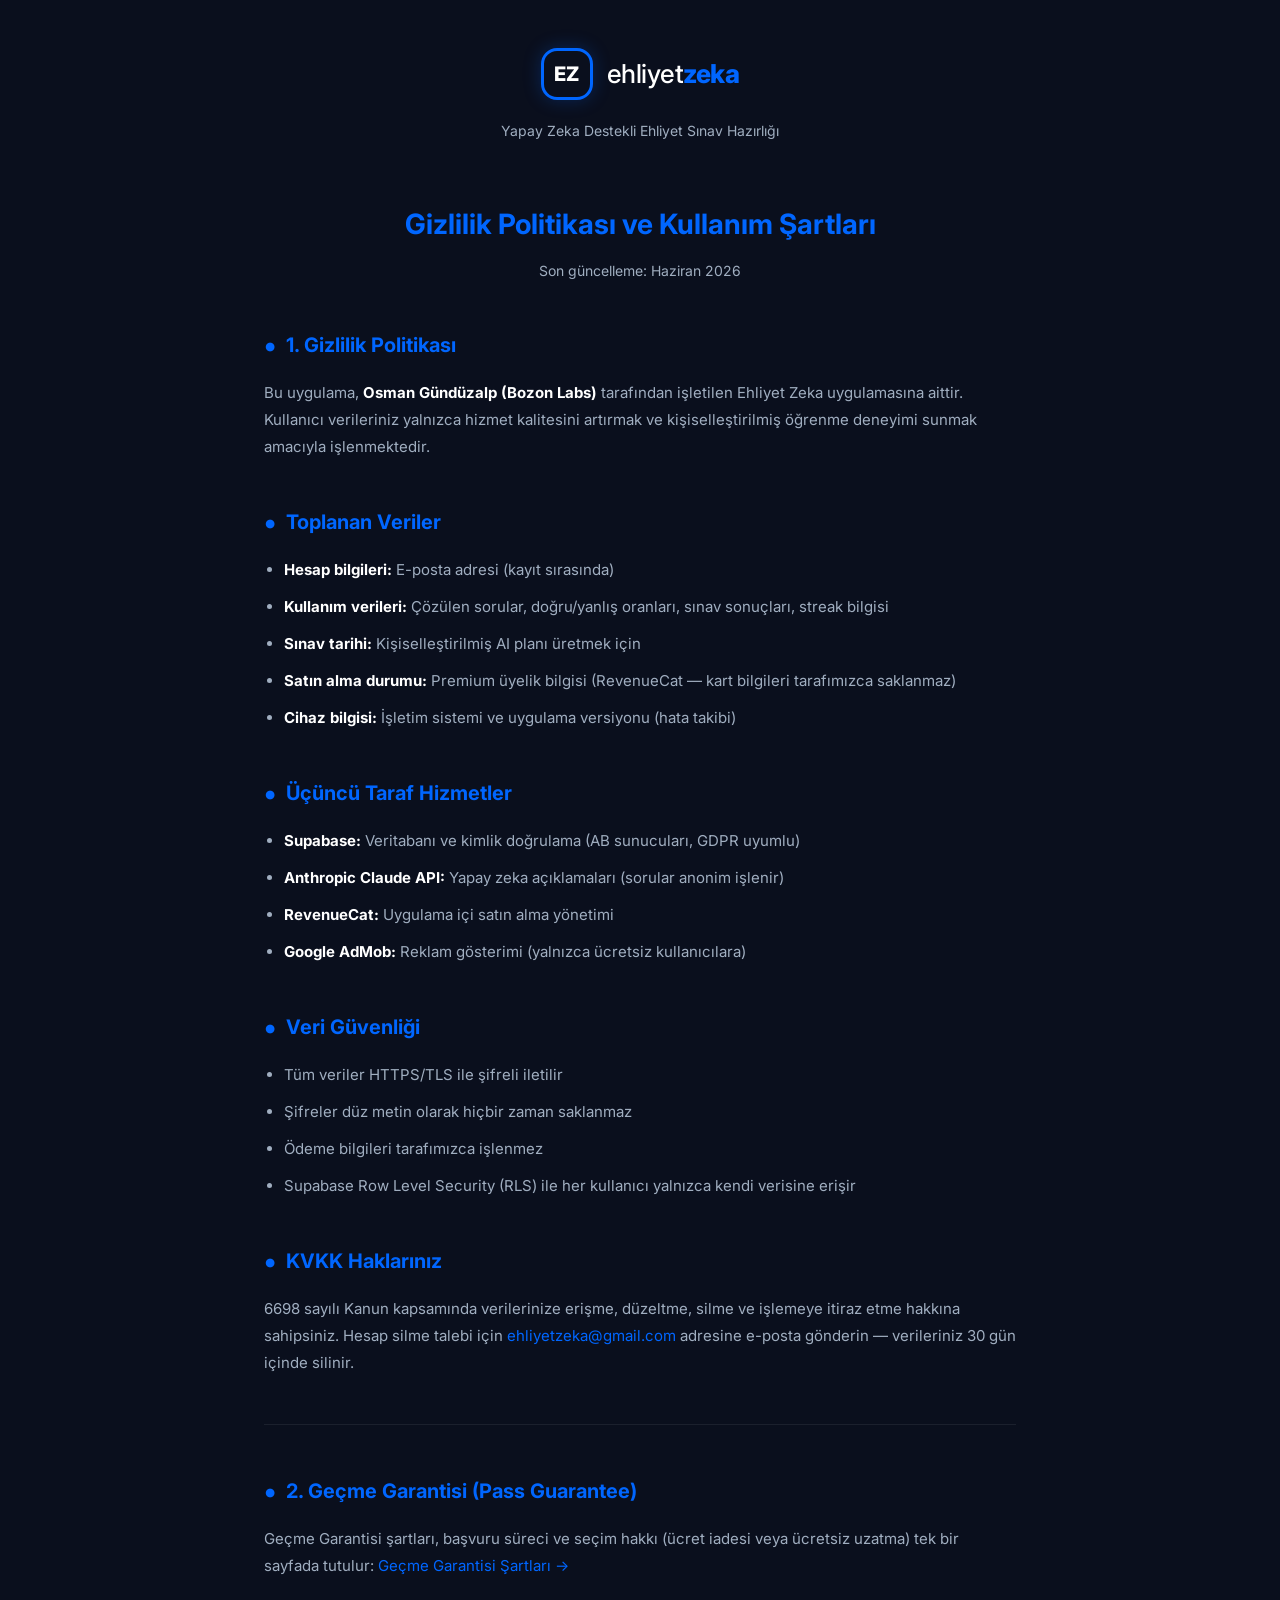
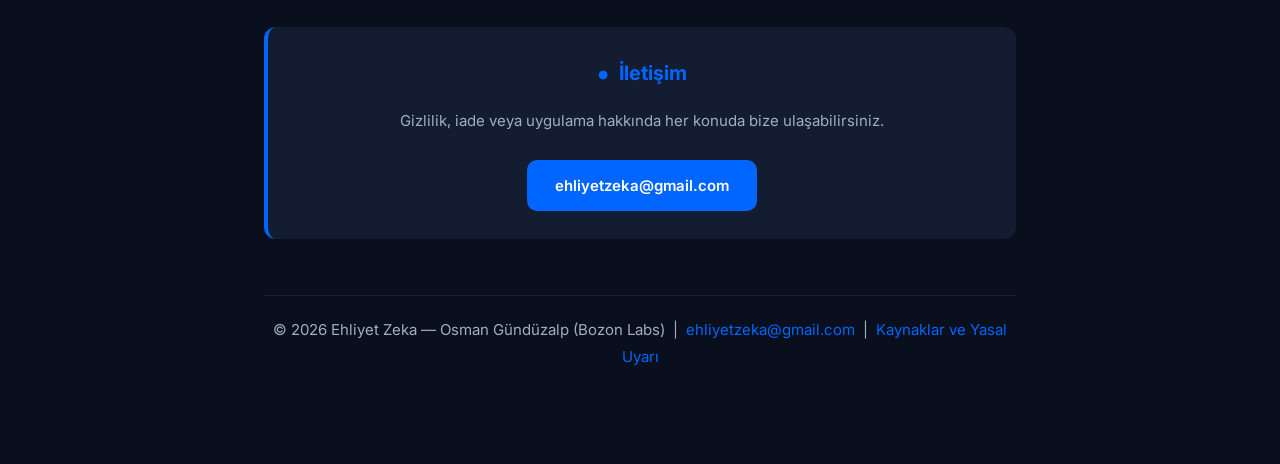
<file: index.html>
<!DOCTYPE html>
<html lang="tr">
<head>
    <meta charset="UTF-8">
    <meta name="viewport" content="width=device-width, initial-scale=1.0">
    <title>Ehliyet Zeka - Gizlilik Politikası ve Kullanım Şartları</title>
    <link href="https://fonts.googleapis.com/css2?family=Inter:wght@400;500;600;700;800&display=swap" rel="stylesheet">
    <style>
        :root {
            --bg: #0A0F1D;
            --card-bg: #141C32;
            --blue: #0066FF;
            --text: #FFFFFF;
            --muted: #A0AEC0;
            --border: rgba(255,255,255,0.07);
        }
        *, *::before, *::after { box-sizing: border-box; margin: 0; padding: 0; }
        body {
            background: var(--bg);
            color: var(--text);
            font-family: 'Inter', system-ui, sans-serif;
            line-height: 1.8;
            display: flex;
            flex-direction: column;
            align-items: center;
        }
        .container { width: 100%; max-width: 800px; padding: 48px 24px 80px; }

        /* HEADER */
        .brand-header { text-align: center; margin-bottom: 56px; }
        .logo-container { display: inline-flex; align-items: center; justify-content: center; gap: 14px; margin-bottom: 12px; }
        .ez-logo {
            width: 52px; height: 52px;
            border: 3px solid var(--blue);
            border-radius: 16px;
            display: flex; align-items: center; justify-content: center;
            font-weight: 800; font-size: 20px; color: var(--text);
            box-shadow: 0 0 18px rgba(0,102,255,0.25);
        }
        .brand-name { font-size: 26px; font-weight: 500; letter-spacing: -0.5px; }
        .brand-name span { color: var(--blue); font-weight: 800; }
        .brand-sub { color: var(--muted); font-size: 14px; margin-top: 6px; }

        /* SECTION */
        h1 { font-size: 28px; font-weight: 700; color: var(--blue); text-align: center; margin-bottom: 8px; }
        .update-date { text-align: center; color: var(--muted); font-size: 14px; margin-bottom: 40px; }
        h2 {
            font-size: 20px; font-weight: 700; color: var(--blue);
            margin: 44px 0 16px;
            display: flex; align-items: center; gap: 10px;
        }
        h2::before { content: "•"; font-size: 28px; line-height: 1; }

        p { color: var(--muted); font-size: 15px; margin-bottom: 14px; }
        ul { padding-left: 20px; margin-bottom: 14px; }
        li { color: var(--muted); font-size: 15px; margin-bottom: 10px; }
        strong { color: var(--text); }
        a { color: var(--blue); text-decoration: none; }
        a:hover { text-decoration: underline; }

        /* PREMIUM CARD */
        .premium-card {
            background: var(--card-bg);
            border-left: 4px solid var(--blue);
            border-radius: 12px;
            padding: 32px;
            margin: 32px 0;
            box-shadow: 0 8px 24px rgba(0,0,0,0.25);
        }
        .premium-card h2 { margin-top: 0; }

        /* CONDITION ITEMS */
        .condition {
            background: rgba(0,102,255,0.07);
            border: 1px solid rgba(0,102,255,0.18);
            border-radius: 10px;
            padding: 14px 18px;
            margin-bottom: 10px;
        }
        .condition strong { color: var(--blue); display: block; margin-bottom: 4px; font-size: 14px; }
        .condition span { color: var(--muted); font-size: 14px; }

        /* STEPS */
        .step { display: flex; gap: 14px; margin-bottom: 12px; align-items: flex-start; }
        .step-num {
            width: 28px; height: 28px; min-width: 28px;
            background: var(--blue); border-radius: 8px;
            display: flex; align-items: center; justify-content: center;
            font-size: 13px; font-weight: 700; color: white;
        }
        .step p { margin: 0; font-size: 14px; padding-top: 4px; }

        /* WARNING */
        .warning {
            background: rgba(255,176,32,0.08);
            border: 1px solid rgba(255,176,32,0.25);
            border-radius: 10px;
            padding: 14px 18px;
            margin-top: 16px;
            color: #FFB020;
            font-size: 14px;
        }

        /* DIVIDER */
        hr { border: none; border-top: 1px solid var(--border); margin: 48px 0; }

        /* CONTACT */
        .contact-card {
            background: var(--card-bg);
            border-left: 4px solid var(--blue);
            border-radius: 12px;
            padding: 28px 32px;
            text-align: center;
            margin-top: 48px;
        }
        .contact-card h2 { justify-content: center; margin-top: 0; }
        .contact-btn {
            display: inline-block;
            background: var(--blue);
            color: white;
            font-size: 15px; font-weight: 600;
            padding: 12px 28px;
            border-radius: 10px;
            text-decoration: none;
            margin-top: 12px;
            transition: opacity 0.2s;
        }
        .contact-btn:hover { opacity: 0.85; text-decoration: none; }

        footer {
            text-align: center;
            margin-top: 56px;
            padding-top: 20px;
            border-top: 1px solid var(--border);
            color: var(--muted);
            font-size: 13px;
        }

        @media (max-width: 600px) {
            .premium-card { padding: 22px 18px; }
            h1 { font-size: 22px; }
        }
    </style>
</head>
<body>
<div class="container">

    <header class="brand-header">
        <div class="logo-container">
            <div class="ez-logo">EZ</div>
            <div class="brand-name">ehliyet<span>zeka</span></div>
        </div>
        <div class="brand-sub">Yapay Zeka Destekli Ehliyet Sınav Hazırlığı</div>
    </header>

    <main>
        <h1>Gizlilik Politikası ve Kullanım Şartları</h1>
        <p class="update-date">Son güncelleme: Haziran 2026</p>

        <!-- GİZLİLİK -->
        <section>
            <h2>1. Gizlilik Politikası</h2>
            <p>Bu uygulama, <strong>Osman Gündüzalp (Bozon Labs)</strong> tarafından işletilen Ehliyet Zeka uygulamasına aittir. Kullanıcı verileriniz yalnızca hizmet kalitesini artırmak ve kişiselleştirilmiş öğrenme deneyimi sunmak amacıyla işlenmektedir.</p>

            <h2>Toplanan Veriler</h2>
            <ul>
                <li><strong>Hesap bilgileri:</strong> E-posta adresi (kayıt sırasında)</li>
                <li><strong>Kullanım verileri:</strong> Çözülen sorular, doğru/yanlış oranları, sınav sonuçları, streak bilgisi</li>
                <li><strong>Sınav tarihi:</strong> Kişiselleştirilmiş AI planı üretmek için</li>
                <li><strong>Satın alma durumu:</strong> Premium üyelik bilgisi (RevenueCat — kart bilgileri tarafımızca saklanmaz)</li>
                <li><strong>Cihaz bilgisi:</strong> İşletim sistemi ve uygulama versiyonu (hata takibi)</li>
            </ul>

            <h2>Üçüncü Taraf Hizmetler</h2>
            <ul>
                <li><strong>Supabase:</strong> Veritabanı ve kimlik doğrulama (AB sunucuları, GDPR uyumlu)</li>
                <li><strong>Anthropic Claude API:</strong> Yapay zeka açıklamaları (sorular anonim işlenir)</li>
                <li><strong>RevenueCat:</strong> Uygulama içi satın alma yönetimi</li>
                <li><strong>Google AdMob:</strong> Reklam gösterimi (yalnızca ücretsiz kullanıcılara)</li>
            </ul>

            <h2>Veri Güvenliği</h2>
            <ul>
                <li>Tüm veriler HTTPS/TLS ile şifreli iletilir</li>
                <li>Şifreler düz metin olarak hiçbir zaman saklanmaz</li>
                <li>Ödeme bilgileri tarafımızca işlenmez</li>
                <li>Supabase Row Level Security (RLS) ile her kullanıcı yalnızca kendi verisine erişir</li>
            </ul>

            <h2>KVKK Haklarınız</h2>
            <p>6698 sayılı Kanun kapsamında verilerinize erişme, düzeltme, silme ve işlemeye itiraz etme hakkına sahipsiniz. Hesap silme talebi için <a href="mailto:ehliyetzeka@gmail.com">ehliyetzeka@gmail.com</a> adresine e-posta gönderin — verileriniz 30 gün içinde silinir.</p>
        </section>

        <hr>

        <!-- PASS GUARANTEE — şartların tek kaynağı pg_sartlari.html -->
        <section>
            <h2>2. Geçme Garantisi (Pass Guarantee)</h2>
            <p>Geçme Garantisi şartları, başvuru süreci ve seçim hakkı (ücret iadesi veya ücretsiz uzatma) tek bir sayfada tutulur: <a href="pg_sartlari.html">Geçme Garantisi Şartları →</a></p>
        </section>

        <!-- İLETİŞİM -->
        <div class="contact-card">
            <h2>İletişim</h2>
            <p style="color: var(--muted); font-size:15px;">Gizlilik, iade veya uygulama hakkında her konuda bize ulaşabilirsiniz.</p>
            <a href="mailto:ehliyetzeka@gmail.com" class="contact-btn">ehliyetzeka@gmail.com</a>
        </div>
    </main>

    <footer>
        <p>© 2026 Ehliyet Zeka — Osman Gündüzalp (Bozon Labs) &nbsp;|&nbsp; <a href="mailto:ehliyetzeka@gmail.com">ehliyetzeka@gmail.com</a> &nbsp;|&nbsp; <a href="kaynaklar.html">Kaynaklar ve Yasal Uyarı</a></p>
    </footer>

</div>
</body>
</html>
</file>
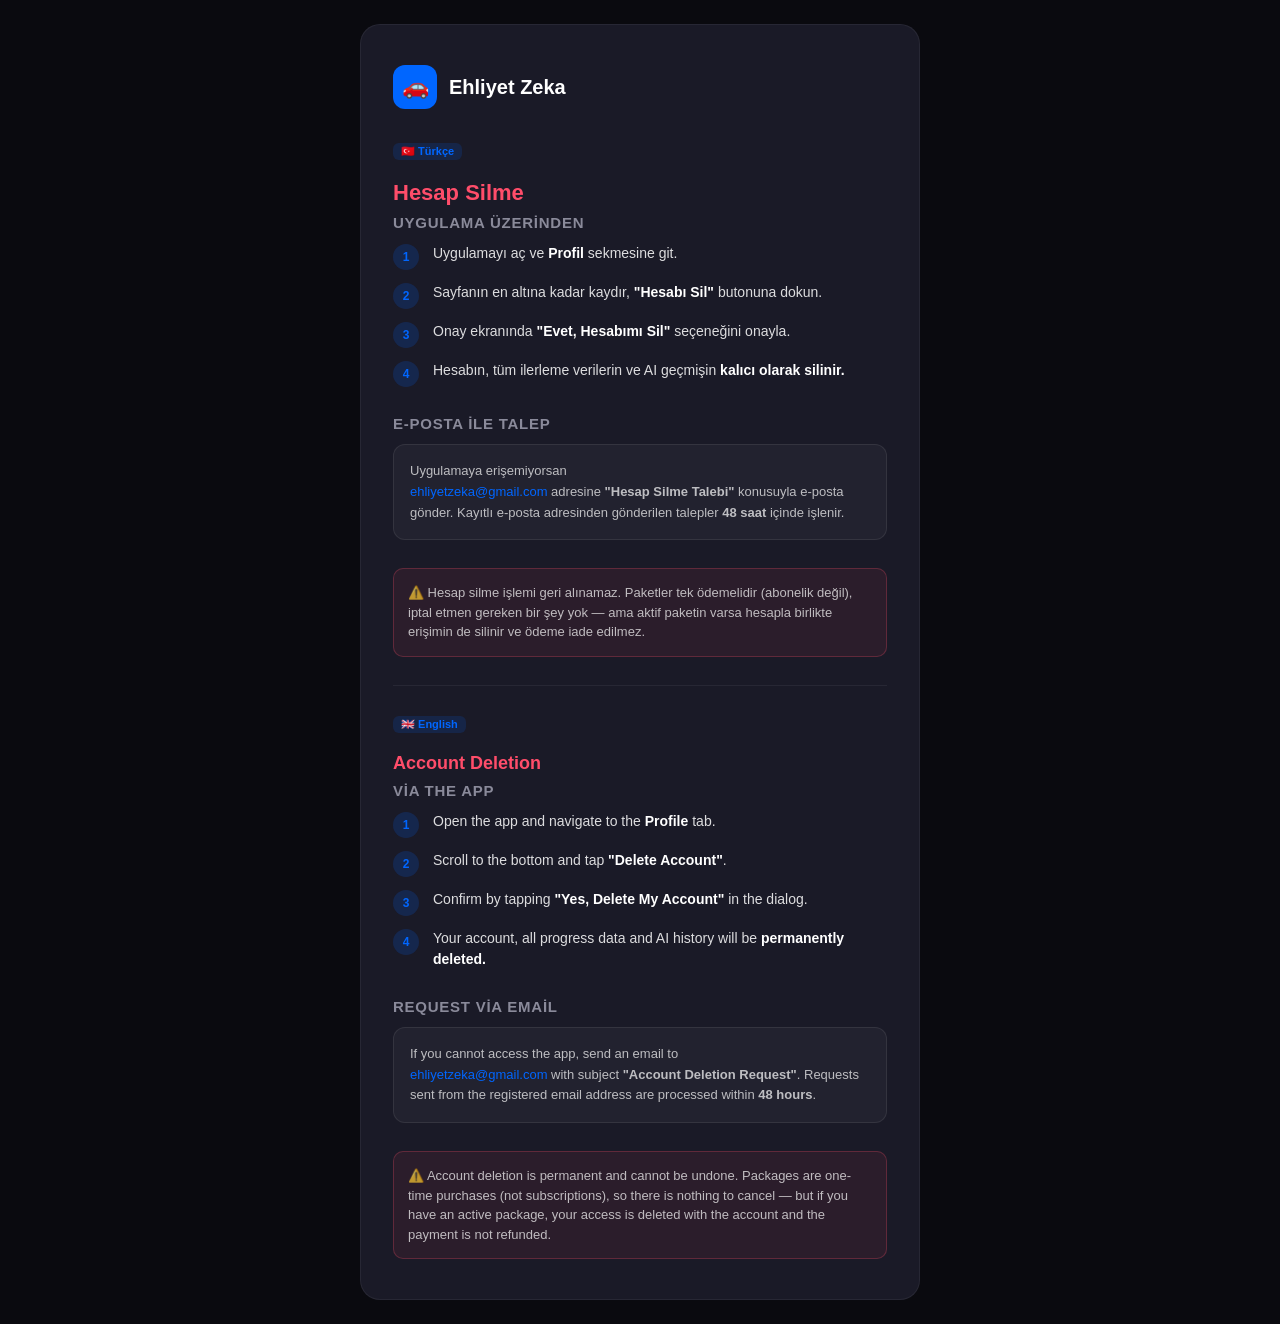
<file: delete_account.html>
<!DOCTYPE html>
<html lang="tr">
<head>
  <meta charset="UTF-8">
  <meta name="viewport" content="width=device-width, initial-scale=1.0">
  <title>Hesap Silme | Ehliyet Zeka</title>
  <style>
    * { box-sizing: border-box; margin: 0; padding: 0; }
    body {
      font-family: -apple-system, BlinkMacSystemFont, 'Segoe UI', Roboto, sans-serif;
      background: #0A0A0F;
      color: #FFFFFF;
      min-height: 100vh;
      display: flex;
      align-items: center;
      justify-content: center;
      padding: 24px;
    }
    .card {
      background: #1A1A27;
      border-radius: 20px;
      padding: 40px 32px;
      max-width: 560px;
      width: 100%;
      border: 1px solid rgba(255,255,255,0.06);
    }
    .logo {
      display: flex;
      align-items: center;
      gap: 12px;
      margin-bottom: 32px;
    }
    .logo-icon {
      width: 44px;
      height: 44px;
      background: #0066FF;
      border-radius: 12px;
      display: flex;
      align-items: center;
      justify-content: center;
      font-size: 22px;
    }
    .logo-text {
      font-size: 20px;
      font-weight: 700;
      color: #FFFFFF;
    }
    h1 {
      font-size: 22px;
      font-weight: 700;
      color: #FF4D6A;
      margin-bottom: 8px;
    }
    .lang-badge {
      display: inline-block;
      background: rgba(0,102,255,0.15);
      color: #0066FF;
      border-radius: 6px;
      padding: 2px 8px;
      font-size: 11px;
      font-weight: 600;
      margin-bottom: 20px;
    }
    .section { margin-bottom: 28px; }
    h2 {
      font-size: 15px;
      font-weight: 600;
      color: #8A8A9A;
      text-transform: uppercase;
      letter-spacing: 0.05em;
      margin-bottom: 12px;
    }
    .step {
      display: flex;
      align-items: flex-start;
      gap: 14px;
      margin-bottom: 12px;
    }
    .step-num {
      width: 26px;
      height: 26px;
      border-radius: 50%;
      background: rgba(0,102,255,0.18);
      color: #0066FF;
      font-size: 12px;
      font-weight: 700;
      display: flex;
      align-items: center;
      justify-content: center;
      flex-shrink: 0;
      margin-top: 1px;
    }
    .step p {
      font-size: 14px;
      color: rgba(255,255,255,0.85);
      line-height: 1.5;
    }
    .step strong { color: #FFFFFF; }
    .alt-method {
      background: rgba(255,255,255,0.04);
      border: 1px solid rgba(255,255,255,0.08);
      border-radius: 12px;
      padding: 16px;
    }
    .alt-method p {
      font-size: 13px;
      color: rgba(255,255,255,0.7);
      line-height: 1.6;
    }
    .alt-method a {
      color: #0066FF;
      text-decoration: none;
    }
    .alt-method a:hover { text-decoration: underline; }
    .warning {
      background: rgba(255,77,106,0.08);
      border: 1px solid rgba(255,77,106,0.25);
      border-radius: 10px;
      padding: 14px;
      font-size: 13px;
      color: rgba(255,255,255,0.7);
      line-height: 1.5;
      margin-top: 20px;
    }
    .divider {
      border: none;
      border-top: 1px solid rgba(255,255,255,0.06);
      margin: 28px 0;
    }
    /* English section */
    .en h1 { font-size: 18px; }
  </style>
</head>
<body>
  <div class="card">
    <div class="logo">
      <div class="logo-icon">🚗</div>
      <div class="logo-text">Ehliyet Zeka</div>
    </div>

    <!-- TÜRKÇE -->
    <span class="lang-badge">🇹🇷 Türkçe</span>
    <h1>Hesap Silme</h1>

    <div class="section">
      <h2>Uygulama Üzerinden</h2>
      <div class="step">
        <div class="step-num">1</div>
        <p>Uygulamayı aç ve <strong>Profil</strong> sekmesine git.</p>
      </div>
      <div class="step">
        <div class="step-num">2</div>
        <p>Sayfanın en altına kadar kaydır, <strong>"Hesabı Sil"</strong> butonuna dokun.</p>
      </div>
      <div class="step">
        <div class="step-num">3</div>
        <p>Onay ekranında <strong>"Evet, Hesabımı Sil"</strong> seçeneğini onayla.</p>
      </div>
      <div class="step">
        <div class="step-num">4</div>
        <p>Hesabın, tüm ilerleme verilerin ve AI geçmişin <strong>kalıcı olarak silinir.</strong></p>
      </div>
    </div>

    <div class="section">
      <h2>E-posta ile Talep</h2>
      <div class="alt-method">
        <p>
          Uygulamaya erişemiyorsan<br>
          <a href="mailto:ehliyetzeka@gmail.com?subject=Hesap%20Silme%20Talebi">ehliyetzeka@gmail.com</a>
          adresine <strong>"Hesap Silme Talebi"</strong> konusuyla e-posta gönder.
          Kayıtlı e-posta adresinden gönderilen talepler <strong>48 saat</strong> içinde işlenir.
        </p>
      </div>
    </div>

    <div class="warning">
      ⚠️ Hesap silme işlemi geri alınamaz. Paketler tek ödemelidir (abonelik değil),
      iptal etmen gereken bir şey yok — ama aktif paketin varsa hesapla birlikte erişimin de silinir ve ödeme iade edilmez.
    </div>

    <hr class="divider">

    <!-- ENGLISH -->
    <div class="en">
      <span class="lang-badge">🇬🇧 English</span>
      <h1>Account Deletion</h1>

      <div class="section">
        <h2>Via the App</h2>
        <div class="step">
          <div class="step-num">1</div>
          <p>Open the app and navigate to the <strong>Profile</strong> tab.</p>
        </div>
        <div class="step">
          <div class="step-num">2</div>
          <p>Scroll to the bottom and tap <strong>"Delete Account"</strong>.</p>
        </div>
        <div class="step">
          <div class="step-num">3</div>
          <p>Confirm by tapping <strong>"Yes, Delete My Account"</strong> in the dialog.</p>
        </div>
        <div class="step">
          <div class="step-num">4</div>
          <p>Your account, all progress data and AI history will be <strong>permanently deleted.</strong></p>
        </div>
      </div>

      <div class="section">
        <h2>Request via Email</h2>
        <div class="alt-method">
          <p>
            If you cannot access the app, send an email to<br>
            <a href="mailto:ehliyetzeka@gmail.com?subject=Account%20Deletion%20Request">ehliyetzeka@gmail.com</a>
            with subject <strong>"Account Deletion Request"</strong>.
            Requests sent from the registered email address are processed within <strong>48 hours</strong>.
          </p>
        </div>
      </div>

      <div class="warning">
        ⚠️ Account deletion is permanent and cannot be undone. Packages are one-time purchases (not subscriptions),
        so there is nothing to cancel — but if you have an active package, your access is deleted with the account and the payment is not refunded.
      </div>
    </div>

  </div>
</body>
</html>
</file>
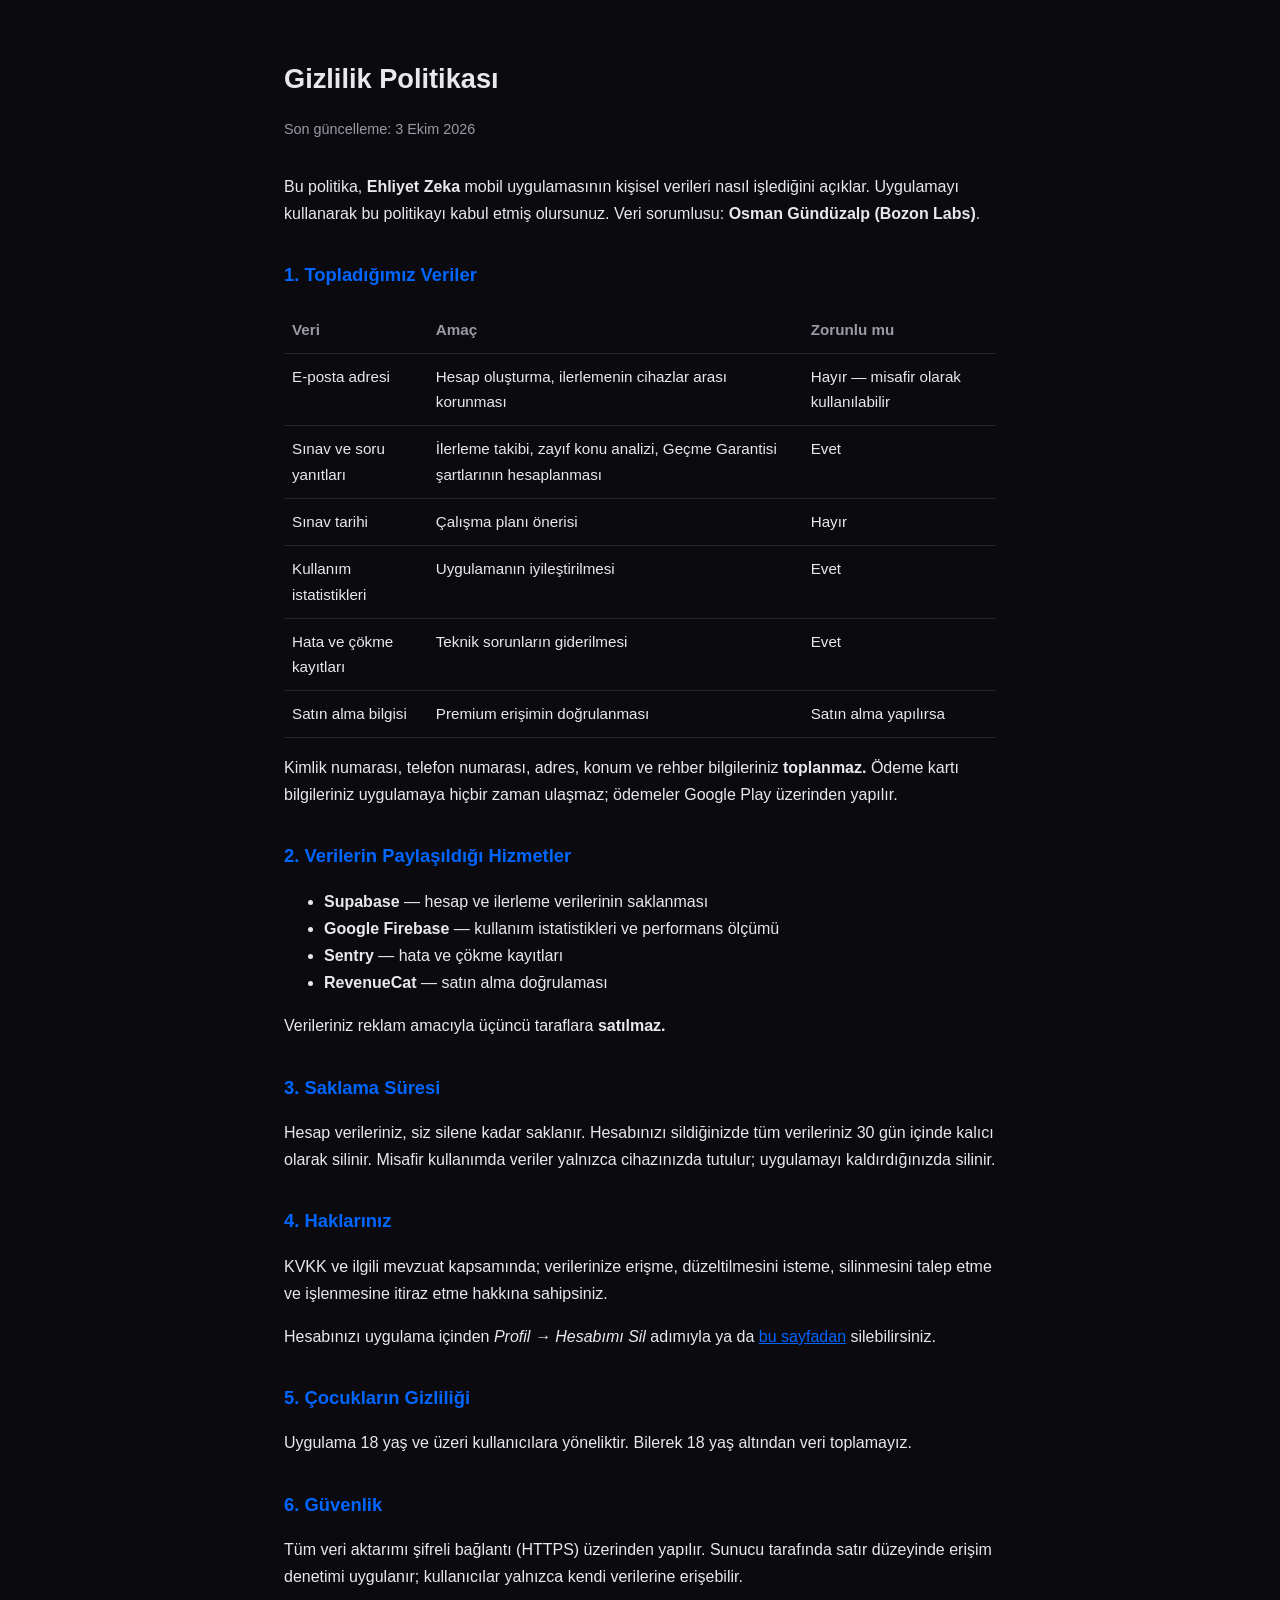
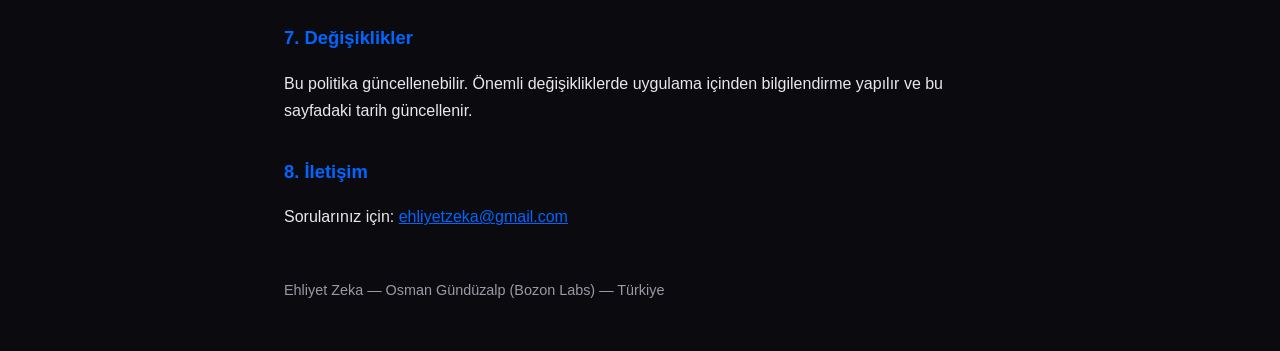
<file: gizlilik.html>
<!DOCTYPE html>
<html lang="tr">
<head>
<meta charset="UTF-8">
<meta name="viewport" content="width=device-width, initial-scale=1">
<title>Gizlilik Politikası — Ehliyet Zeka</title>
<style>
:root{--bg:#0A0A0F;--fg:#E8E8ED;--muted:#9A9AA5;--accent:#0066FF}
*{box-sizing:border-box}
body{margin:0;padding:24px;background:var(--bg);color:var(--fg);
font-family:-apple-system,BlinkMacSystemFont,"Segoe UI",Roboto,sans-serif;
line-height:1.7;max-width:760px;margin:0 auto}
h1{font-size:1.7rem;margin:32px 0 8px}
h2{font-size:1.15rem;margin:32px 0 8px;color:var(--accent)}
p,li{color:var(--fg)}
.tarih{color:var(--muted);font-size:.9rem;margin-bottom:32px}
table{width:100%;border-collapse:collapse;margin:16px 0;font-size:.95rem}
th,td{text-align:left;padding:10px 8px;border-bottom:1px solid #23232B;
vertical-align:top}
th{color:var(--muted);font-weight:600}
a{color:var(--accent)}
footer{margin:48px 0 24px;color:var(--muted);font-size:.9rem}
</style>
</head>
<body>

<h1>Gizlilik Politikası</h1>
<p class="tarih">Son güncelleme: 3 Ekim 2026</p>

<p>Bu politika, <strong>Ehliyet Zeka</strong> mobil uygulamasının
kişisel verileri nasıl işlediğini açıklar. Uygulamayı kullanarak
bu politikayı kabul etmiş olursunuz. Veri sorumlusu:
<strong>Osman Gündüzalp (Bozon Labs)</strong>.</p>

<h2>1. Topladığımız Veriler</h2>
<table>
<tr><th>Veri</th><th>Amaç</th><th>Zorunlu mu</th></tr>
<tr><td>E-posta adresi</td><td>Hesap oluşturma, ilerlemenin
cihazlar arası korunması</td><td>Hayır — misafir olarak
kullanılabilir</td></tr>
<tr><td>Sınav ve soru yanıtları</td><td>İlerleme takibi, zayıf
konu analizi, Geçme Garantisi şartlarının hesaplanması</td>
<td>Evet</td></tr>
<tr><td>Sınav tarihi</td><td>Çalışma planı önerisi</td>
<td>Hayır</td></tr>
<tr><td>Kullanım istatistikleri</td><td>Uygulamanın
iyileştirilmesi</td><td>Evet</td></tr>
<tr><td>Hata ve çökme kayıtları</td><td>Teknik sorunların
giderilmesi</td><td>Evet</td></tr>
<tr><td>Satın alma bilgisi</td><td>Premium erişimin
doğrulanması</td><td>Satın alma yapılırsa</td></tr>
</table>

<p>Kimlik numarası, telefon numarası, adres, konum ve rehber
bilgileriniz <strong>toplanmaz.</strong> Ödeme kartı bilgileriniz
uygulamaya hiçbir zaman ulaşmaz; ödemeler Google Play üzerinden
yapılır.</p>

<h2>2. Verilerin Paylaşıldığı Hizmetler</h2>
<ul>
<li><strong>Supabase</strong> — hesap ve ilerleme verilerinin
saklanması</li>
<li><strong>Google Firebase</strong> — kullanım istatistikleri ve
performans ölçümü</li>
<li><strong>Sentry</strong> — hata ve çökme kayıtları</li>
<li><strong>RevenueCat</strong> — satın alma doğrulaması</li>
</ul>
<p>Verileriniz reklam amacıyla üçüncü taraflara
<strong>satılmaz.</strong></p>

<h2>3. Saklama Süresi</h2>
<p>Hesap verileriniz, siz silene kadar saklanır. Hesabınızı
sildiğinizde tüm verileriniz 30 gün içinde kalıcı olarak silinir.
Misafir kullanımda veriler yalnızca cihazınızda tutulur;
uygulamayı kaldırdığınızda silinir.</p>

<h2>4. Haklarınız</h2>
<p>KVKK ve ilgili mevzuat kapsamında; verilerinize erişme,
düzeltilmesini isteme, silinmesini talep etme ve işlenmesine
itiraz etme hakkına sahipsiniz.</p>
<p>Hesabınızı uygulama içinden <em>Profil → Hesabımı Sil</em>
adımıyla ya da
<a href="delete_account.html">bu sayfadan</a> silebilirsiniz.</p>

<h2>5. Çocukların Gizliliği</h2>
<p>Uygulama 18 yaş ve üzeri kullanıcılara yöneliktir. Bilerek
18 yaş altından veri toplamayız.</p>

<h2>6. Güvenlik</h2>
<p>Tüm veri aktarımı şifreli bağlantı (HTTPS) üzerinden yapılır.
Sunucu tarafında satır düzeyinde erişim denetimi uygulanır;
kullanıcılar yalnızca kendi verilerine erişebilir.</p>

<h2>7. Değişiklikler</h2>
<p>Bu politika güncellenebilir. Önemli değişikliklerde uygulama
içinden bilgilendirme yapılır ve bu sayfadaki tarih güncellenir.</p>

<h2>8. İletişim</h2>
<p>Sorularınız için: <a href="mailto:ehliyetzeka@gmail.com">
ehliyetzeka@gmail.com</a></p>

<footer>Ehliyet Zeka — Osman Gündüzalp (Bozon Labs) — Türkiye</footer>
</body>
</html>
</file>
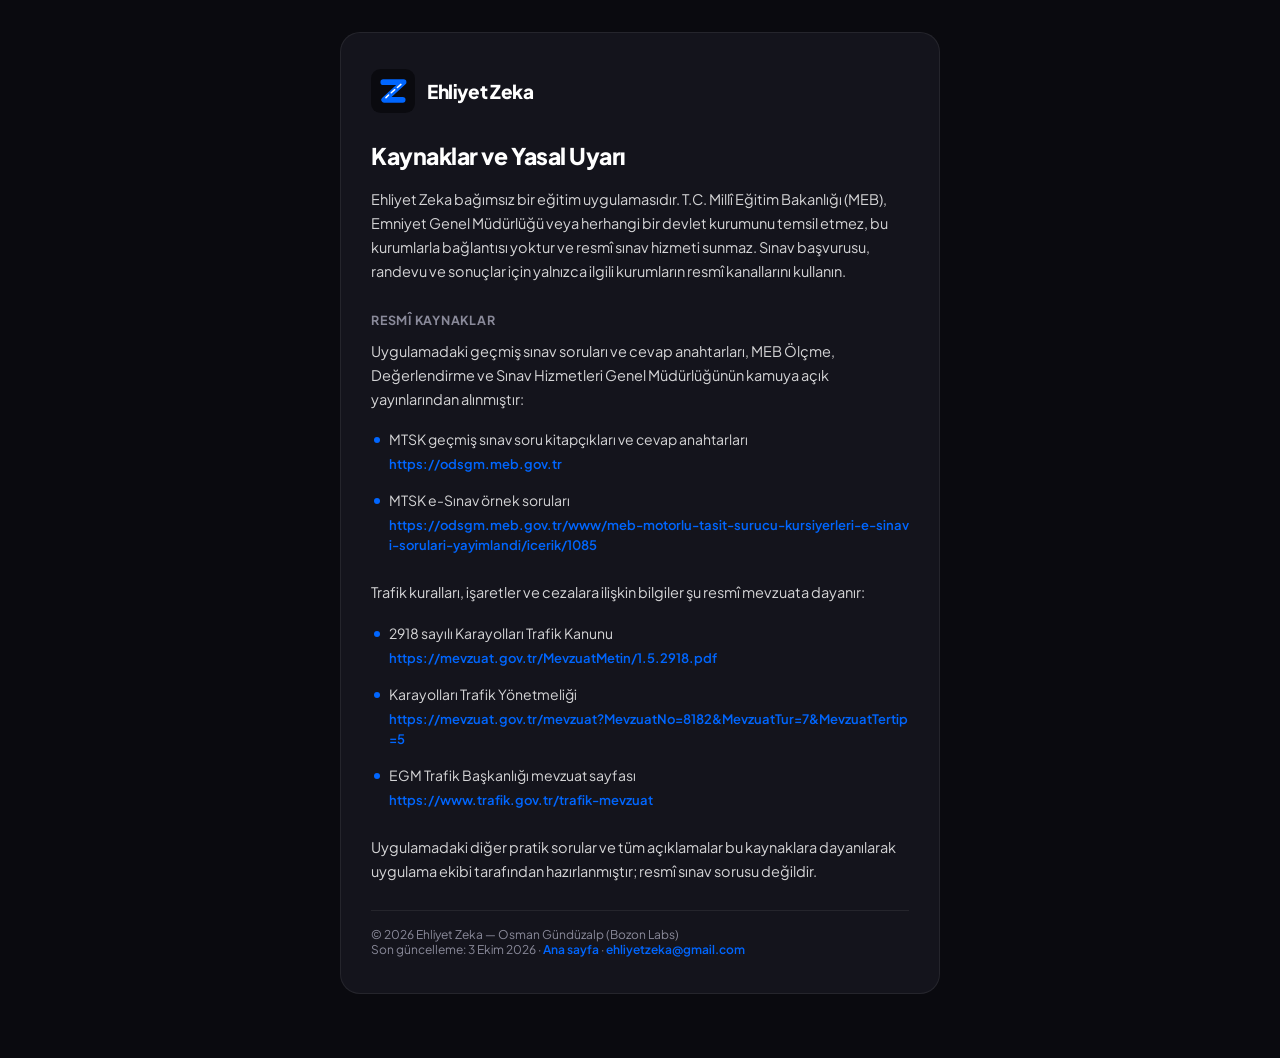
<file: kaynaklar.html>
<!DOCTYPE html>
<html lang="tr">
<head>
  <meta charset="UTF-8">
  <meta name="viewport" content="width=device-width, initial-scale=1.0">
  <title>Kaynaklar ve Yasal Uyarı | Ehliyet Zeka</title>
  <!--
    F6 (23 Eyl 2026) — metin uygulamadaki Profil → "Kaynaklar ve Yasal Uyarı"
    ekranıyla BİREBİR aynı (kaynak: ana repo lib/core/constants/legal_sources.dart).
    Metni burada değiştirme; önce uygulamadaki sabiti değiştir, sonra buraya kopyala.
    Stil pg_sartlari.html ile aynı.
  -->
  <link rel="preconnect" href="https://fonts.googleapis.com">
  <link rel="preconnect" href="https://fonts.gstatic.com" crossorigin>
  <link href="https://fonts.googleapis.com/css2?family=Plus+Jakarta+Sans:wght@400;500;600;700;800&display=swap" rel="stylesheet">
  <style>
    :root{
      --bg:#0A0A0F;
      --card:#14141C;
      --line:rgba(255,255,255,.07);
      --text:#FFFFFF;
      --body:rgba(255,255,255,.82);
      --muted:#8A8A9A;
      --blue:#0066FF;
    }
    *{box-sizing:border-box;margin:0;padding:0;}
    body{
      font-family:'Plus Jakarta Sans',-apple-system,BlinkMacSystemFont,'Segoe UI',Roboto,sans-serif;
      background:var(--bg);
      color:var(--text);
      min-height:100vh;
      display:flex;
      align-items:flex-start;
      justify-content:center;
      padding:32px 20px 64px;
      -webkit-font-smoothing:antialiased;
    }
    .card{
      background:var(--card);
      border-radius:20px;
      padding:36px 30px;
      max-width:600px;
      width:100%;
      border:1px solid var(--line);
    }
    .logo{display:flex;align-items:center;gap:12px;margin-bottom:28px;}
    .logo-mark{width:44px;height:44px;flex-shrink:0;}
    .logo-text{font-size:19px;font-weight:800;letter-spacing:-.02em;}
    h1{font-size:23px;font-weight:800;letter-spacing:-.02em;margin-bottom:18px;}
    p{font-size:14.5px;color:var(--body);line-height:1.65;}
    h2{
      font-size:12.5px;font-weight:700;color:var(--muted);
      text-transform:uppercase;letter-spacing:.06em;margin:28px 0 12px;
    }
    .links{list-style:none;margin:10px 0 18px;}
    .links li{
      font-size:14px;color:var(--body);line-height:1.55;
      padding:8px 0 8px 18px;position:relative;
    }
    .links li::before{
      content:"";position:absolute;left:3px;top:16px;
      width:6px;height:6px;border-radius:50%;background:var(--blue);
    }
    .links a{display:block;margin-top:3px;font-size:13px;word-break:break-all;}
    a{color:var(--blue);text-decoration:none;font-weight:600;}
    a:hover{text-decoration:underline;}
    .updated{
      margin-top:26px;padding-top:16px;border-top:1px solid var(--line);
      font-size:12px;color:var(--muted);
    }
    .updated a{font-weight:600;}
    @media (max-width:480px){
      .card{padding:28px 20px;border-radius:16px;}
      h1{font-size:20px;}
    }
  </style>
</head>
<body>
  <div class="card">

    <div class="logo">
      <svg class="logo-mark" viewBox="0 0 100 100" xmlns="http://www.w3.org/2000/svg" aria-label="Ehliyet Zeka">
        <rect width="100" height="100" rx="22" fill="#0A0A0F"/>
        <path d="M28 30 L74 30 L30 70 L72 70" fill="none" stroke="#0066FF"
              stroke-width="13" stroke-linecap="round" stroke-linejoin="round"/>
        <path d="M68 35 L60 42 M54 47 L46 54 M40 59 L34 65" stroke="#FFFFFF"
              stroke-width="3.4" stroke-linecap="round"/>
      </svg>
      <span class="logo-text">Ehliyet Zeka</span>
    </div>

    <h1>Kaynaklar ve Yasal Uyarı</h1>

    <p>Ehliyet Zeka bağımsız bir eğitim uygulamasıdır. T.C. Millî Eğitim Bakanlığı (MEB), Emniyet Genel Müdürlüğü veya herhangi bir devlet kurumunu temsil etmez, bu kurumlarla bağlantısı yoktur ve resmî sınav hizmeti sunmaz. Sınav başvurusu, randevu ve sonuçlar için yalnızca ilgili kurumların resmî kanallarını kullanın.</p>

    <h2>RESMÎ KAYNAKLAR</h2>

    <p>Uygulamadaki geçmiş sınav soruları ve cevap anahtarları, MEB Ölçme, Değerlendirme ve Sınav Hizmetleri Genel Müdürlüğünün kamuya açık yayınlarından alınmıştır:</p>
    <ul class="links">
      <li>MTSK geçmiş sınav soru kitapçıkları ve cevap anahtarları
        <a href="https://odsgm.meb.gov.tr" target="_blank" rel="noopener">https://odsgm.meb.gov.tr</a></li>
      <li>MTSK e-Sınav örnek soruları
        <a href="https://odsgm.meb.gov.tr/www/meb-motorlu-tasit-surucu-kursiyerleri-e-sinavi-sorulari-yayimlandi/icerik/1085" target="_blank" rel="noopener">https://odsgm.meb.gov.tr/www/meb-motorlu-tasit-surucu-kursiyerleri-e-sinavi-sorulari-yayimlandi/icerik/1085</a></li>
    </ul>

    <p>Trafik kuralları, işaretler ve cezalara ilişkin bilgiler şu resmî mevzuata dayanır:</p>
    <ul class="links">
      <li>2918 sayılı Karayolları Trafik Kanunu
        <a href="https://mevzuat.gov.tr/MevzuatMetin/1.5.2918.pdf" target="_blank" rel="noopener">https://mevzuat.gov.tr/MevzuatMetin/1.5.2918.pdf</a></li>
      <li>Karayolları Trafik Yönetmeliği
        <a href="https://mevzuat.gov.tr/mevzuat?MevzuatNo=8182&amp;MevzuatTur=7&amp;MevzuatTertip=5" target="_blank" rel="noopener">https://mevzuat.gov.tr/mevzuat?MevzuatNo=8182&amp;MevzuatTur=7&amp;MevzuatTertip=5</a></li>
      <li>EGM Trafik Başkanlığı mevzuat sayfası
        <a href="https://www.trafik.gov.tr/trafik-mevzuat" target="_blank" rel="noopener">https://www.trafik.gov.tr/trafik-mevzuat</a></li>
    </ul>

    <p>Uygulamadaki diğer pratik sorular ve tüm açıklamalar bu kaynaklara dayanılarak uygulama ekibi tarafından hazırlanmıştır; resmî sınav sorusu değildir.</p>

    <div class="updated">
      © 2026 Ehliyet Zeka — Osman Gündüzalp (Bozon Labs)<br>
      Son güncelleme: 3 Ekim 2026 · <a href="index.html">Ana sayfa</a> · <a href="mailto:ehliyetzeka@gmail.com">ehliyetzeka@gmail.com</a>
    </div>
  </div>
</body>
</html>
</file>
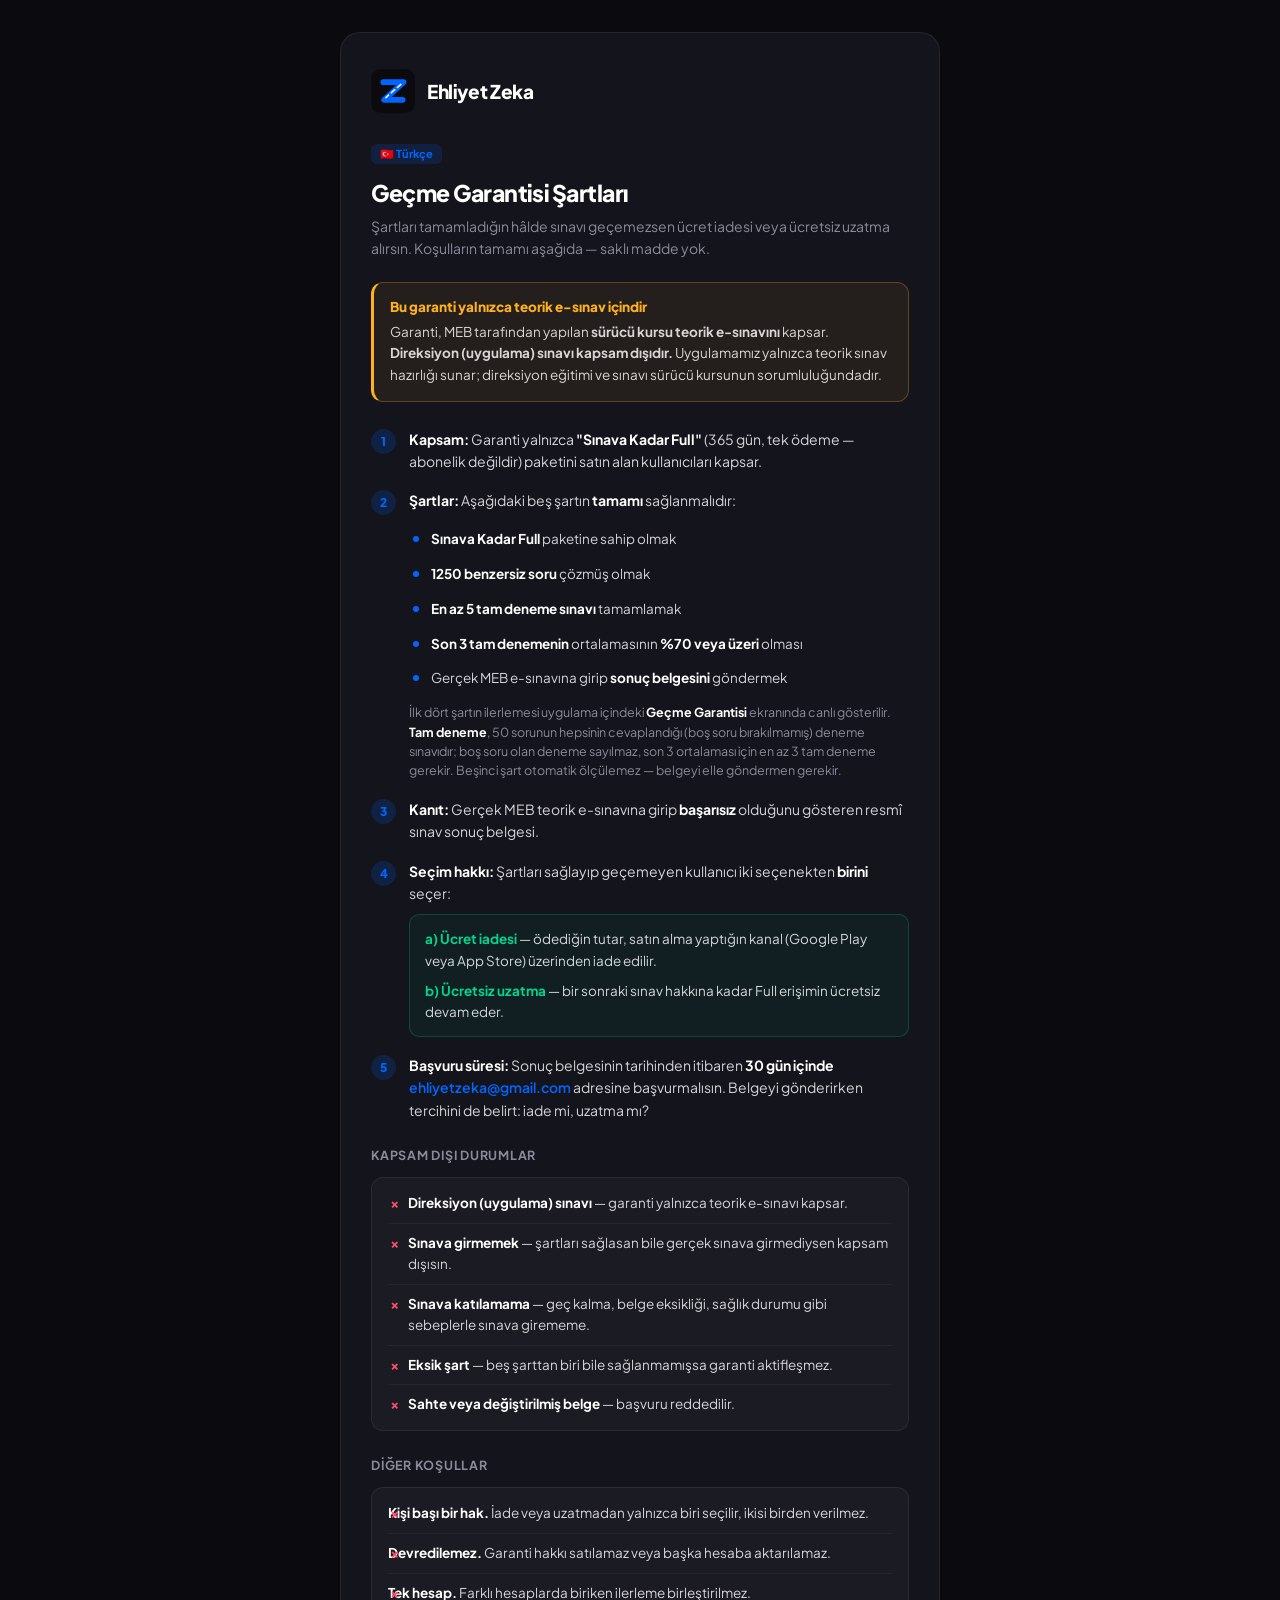
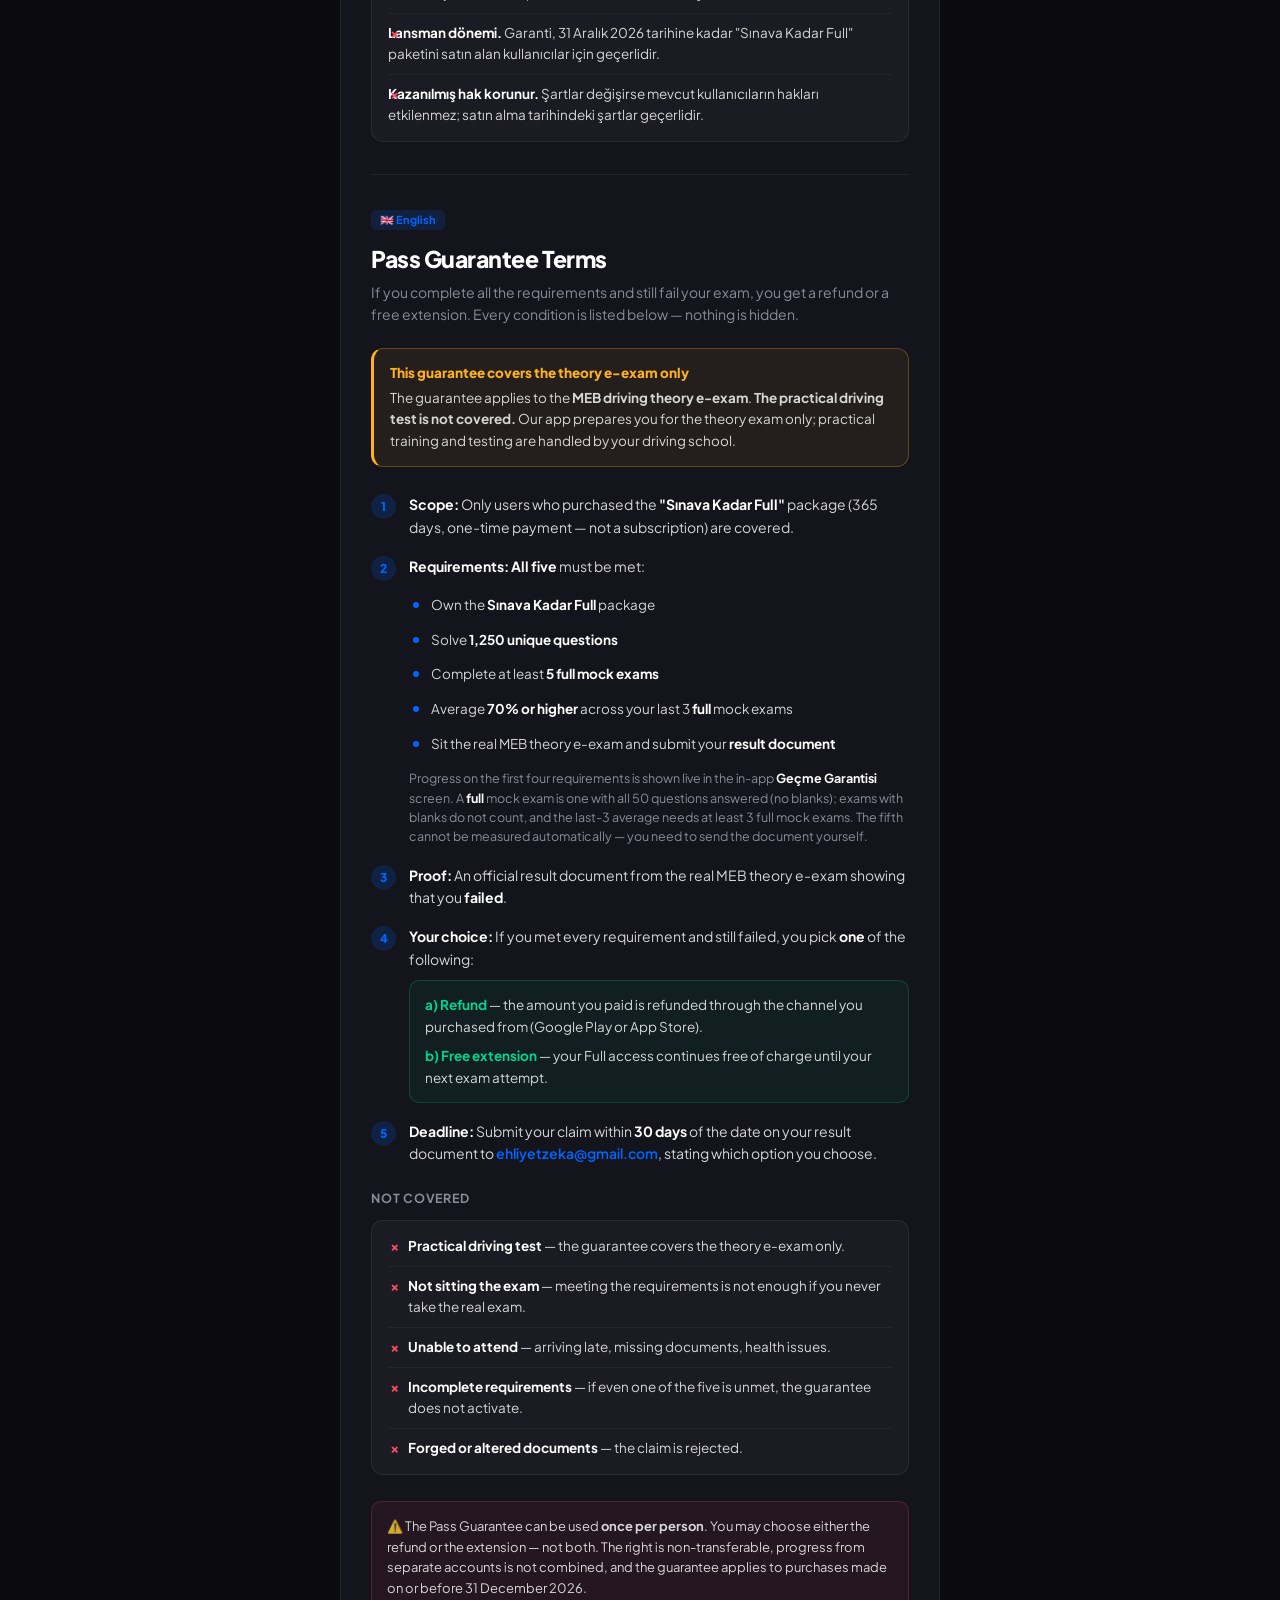
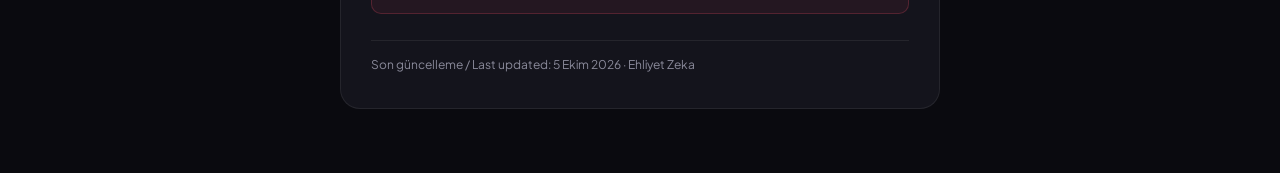
<file: pg_sartlari.html>
<!DOCTYPE html>
<html lang="tr">
<head>
  <meta charset="UTF-8">
  <meta name="viewport" content="width=device-width, initial-scale=1.0">
  <title>Geçme Garantisi Şartları | Ehliyet Zeka</title>
  <link rel="preconnect" href="https://fonts.googleapis.com">
  <link rel="preconnect" href="https://fonts.gstatic.com" crossorigin>
  <link href="https://fonts.googleapis.com/css2?family=Plus+Jakarta+Sans:wght@400;500;600;700;800&display=swap" rel="stylesheet">
  <style>
    :root{
      --bg:#0A0A0F;
      --card:#14141C;
      --line:rgba(255,255,255,.07);
      --text:#FFFFFF;
      --body:rgba(255,255,255,.82);
      --muted:#8A8A9A;
      --blue:#0066FF;
      --green:#00D68F;
      --amber:#FFB020;
    }
    *{box-sizing:border-box;margin:0;padding:0;}
    body{
      font-family:'Plus Jakarta Sans',-apple-system,BlinkMacSystemFont,'Segoe UI',Roboto,sans-serif;
      background:var(--bg);
      color:var(--text);
      min-height:100vh;
      display:flex;
      align-items:flex-start;
      justify-content:center;
      padding:32px 20px 64px;
      -webkit-font-smoothing:antialiased;
    }
    .card{
      background:var(--card);
      border-radius:20px;
      padding:36px 30px;
      max-width:600px;
      width:100%;
      border:1px solid var(--line);
    }
    .logo{display:flex;align-items:center;gap:12px;margin-bottom:28px;}
    .logo-mark{width:44px;height:44px;flex-shrink:0;}
    .logo-text{font-size:19px;font-weight:800;letter-spacing:-.02em;}
    .lang-badge{
      display:inline-block;background:rgba(0,102,255,.15);color:var(--blue);
      border-radius:6px;padding:3px 9px;font-size:11px;font-weight:700;margin-bottom:14px;
    }
    h1{font-size:23px;font-weight:800;letter-spacing:-.02em;margin-bottom:8px;}
    .subtitle{font-size:14px;color:var(--muted);line-height:1.6;margin-bottom:22px;}
    .scope-alert{
      background:rgba(255,176,32,.07);
      border:1px solid rgba(255,176,32,.28);
      border-left:3px solid var(--amber);
      border-radius:12px;padding:15px 16px;margin-bottom:26px;
    }
    .scope-alert .t{
      display:block;font-size:13.5px;font-weight:800;color:var(--amber);margin-bottom:6px;
    }
    .scope-alert p{font-size:13.5px;color:var(--body);line-height:1.6;}
    .section{margin-bottom:26px;}
    h2{
      font-size:12.5px;font-weight:700;color:var(--muted);
      text-transform:uppercase;letter-spacing:.06em;margin-bottom:14px;
    }
    .step{display:flex;align-items:flex-start;gap:13px;margin-bottom:17px;}
    .step-num{
      width:25px;height:25px;border-radius:50%;
      background:rgba(0,102,255,.18);color:var(--blue);
      font-size:12px;font-weight:800;
      display:flex;align-items:center;justify-content:center;
      flex-shrink:0;margin-top:1px;
    }
    .step-body{flex:1;}
    .step p{font-size:14px;color:var(--body);line-height:1.6;}
    .step strong{color:var(--text);font-weight:700;}
    .note{display:block;margin-top:7px;font-size:12.5px;color:var(--muted);line-height:1.55;}
    .cond-list{list-style:none;margin-top:10px;}
    .cond-list li{
      font-size:13.5px;color:var(--body);line-height:1.55;
      padding:7px 0 7px 22px;position:relative;
    }
    .cond-list li::before{
      content:"";position:absolute;left:4px;top:14px;
      width:6px;height:6px;border-radius:50%;background:var(--blue);
    }
    .cond-list li strong{color:var(--text);}
    .choice-box{
      background:rgba(0,214,143,.06);
      border:1px solid rgba(0,214,143,.22);
      border-radius:10px;padding:13px 15px;margin-top:10px;
    }
    .choice-box p{font-size:13.5px;color:var(--body);line-height:1.6;}
    .choice-box p+p{margin-top:8px;}
    .choice-box strong{color:var(--green);}
    .excl{
      background:rgba(255,255,255,.03);
      border:1px solid var(--line);
      border-radius:12px;padding:6px 16px;
    }
    .excl ul{list-style:none;}
    .excl li{
      font-size:13.5px;color:var(--body);line-height:1.55;
      padding:9px 0 9px 20px;position:relative;
      border-bottom:1px solid rgba(255,255,255,.045);
    }
    .excl li:last-child{border-bottom:none;}
    .excl li::before{
      content:"×";position:absolute;left:2px;top:8px;
      color:#FF4D6A;font-weight:800;font-size:14px;
    }
    .excl li strong{color:var(--text);}
    a{color:var(--blue);text-decoration:none;font-weight:600;}
    a:hover{text-decoration:underline;}
    .warning{
      background:rgba(255,77,106,.07);
      border:1px solid rgba(255,77,106,.22);
      border-radius:10px;padding:14px 15px;
      font-size:13px;color:var(--body);line-height:1.6;margin-top:20px;
    }
    .divider{border:none;border-top:1px solid var(--line);margin:32px 0;}
    .updated{
      margin-top:26px;padding-top:16px;border-top:1px solid var(--line);
      font-size:12px;color:var(--muted);
    }
    @media (max-width:480px){
      .card{padding:28px 20px;border-radius:16px;}
      h1{font-size:20px;}
    }
  </style>
</head>
<body>
  <div class="card">

    <div class="logo">
      <!-- Neden: emoji yerine gerçek marka amblemi — Z + kesikli şerit, mühürlenen ikon ile aynı -->
      <svg class="logo-mark" viewBox="0 0 100 100" xmlns="http://www.w3.org/2000/svg" aria-label="Ehliyet Zeka">
        <rect width="100" height="100" rx="22" fill="#0A0A0F"/>
        <path d="M28 30 L74 30 L30 70 L72 70" fill="none" stroke="#0066FF"
              stroke-width="13" stroke-linecap="round" stroke-linejoin="round"/>
        <path d="M68 35 L60 42 M54 47 L46 54 M40 59 L34 65" stroke="#FFFFFF"
              stroke-width="3.4" stroke-linecap="round"/>
      </svg>
      <div class="logo-text">Ehliyet Zeka</div>
    </div>

    <!-- ══════════ TÜRKÇE ══════════ -->
    <span class="lang-badge">🇹🇷 Türkçe</span>
    <h1>Geçme Garantisi Şartları</h1>
    <p class="subtitle">
      Şartları tamamladığın hâlde sınavı geçemezsen ücret iadesi veya ücretsiz uzatma alırsın.
      Koşulların tamamı aşağıda — saklı madde yok.
    </p>

    <div class="scope-alert">
      <span class="t">Bu garanti yalnızca teorik e-sınav içindir</span>
      <p>
        Garanti, MEB tarafından yapılan <strong>sürücü kursu teorik e-sınavını</strong> kapsar.
        <strong>Direksiyon (uygulama) sınavı kapsam dışıdır.</strong> Uygulamamız yalnızca teorik
        sınav hazırlığı sunar; direksiyon eğitimi ve sınavı sürücü kursunun sorumluluğundadır.
      </p>
    </div>

    <div class="section">
      <div class="step">
        <div class="step-num">1</div>
        <div class="step-body">
          <p>
            <strong>Kapsam:</strong> Garanti yalnızca <strong>"Sınava Kadar Full"</strong>
            (365 gün, tek ödeme — abonelik değildir) paketini satın alan
            kullanıcıları kapsar.
          </p>
        </div>
      </div>

      <div class="step">
        <div class="step-num">2</div>
        <div class="step-body">
          <p><strong>Şartlar:</strong> Aşağıdaki beş şartın <strong>tamamı</strong>
            sağlanmalıdır:</p>
          <ul class="cond-list">
            <li><strong>Sınava Kadar Full</strong> paketine sahip olmak</li>
            <li><strong>1250 benzersiz soru</strong> çözmüş olmak</li>
            <li><strong>En az 5 tam deneme sınavı</strong> tamamlamak</li>
            <li><strong>Son 3 tam denemenin</strong> ortalamasının <strong>%70 veya üzeri</strong> olması</li>
            <li>Gerçek MEB e-sınavına girip <strong>sonuç belgesini</strong> göndermek</li>
          </ul>
          <span class="note">
            İlk dört şartın ilerlemesi uygulama içindeki <strong>Geçme Garantisi</strong>
            ekranında canlı gösterilir. <strong>Tam deneme</strong>, 50 sorunun hepsinin cevaplandığı (boş soru
            bırakılmamış) deneme sınavıdır; boş soru olan deneme sayılmaz, son 3 ortalaması için en az
            3 tam deneme gerekir. Beşinci şart otomatik ölçülemez — belgeyi elle
            göndermen gerekir.
          </span>
        </div>
      </div>

      <div class="step">
        <div class="step-num">3</div>
        <div class="step-body">
          <p>
            <strong>Kanıt:</strong> Gerçek MEB teorik e-sınavına girip <strong>başarısız</strong>
            olduğunu gösteren resmî sınav sonuç belgesi.
          </p>
        </div>
      </div>

      <div class="step">
        <div class="step-num">4</div>
        <div class="step-body">
          <p><strong>Seçim hakkı:</strong> Şartları sağlayıp geçemeyen kullanıcı iki seçenekten
            <strong>birini</strong> seçer:</p>
          <div class="choice-box">
            <p><strong>a) Ücret iadesi</strong> — ödediğin tutar, satın alma yaptığın kanal
              (Google Play veya App Store) üzerinden iade edilir.</p>
            <p><strong>b) Ücretsiz uzatma</strong> — bir sonraki sınav hakkına kadar Full
              erişimin ücretsiz devam eder.</p>
          </div>
        </div>
      </div>

      <div class="step">
        <div class="step-num">5</div>
        <div class="step-body">
          <p>
            <strong>Başvuru süresi:</strong> Sonuç belgesinin tarihinden itibaren
            <strong>30 gün içinde</strong>
            <a href="mailto:ehliyetzeka@gmail.com?subject=Gecme%20Garantisi%20Basvurusu">ehliyetzeka@gmail.com</a>
            adresine başvurmalısın. Belgeyi gönderirken tercihini de belirt: iade mi, uzatma mı?
          </p>
        </div>
      </div>
    </div>

    <div class="section">
      <h2>Kapsam dışı durumlar</h2>
      <div class="excl">
        <ul>
          <li><strong>Direksiyon (uygulama) sınavı</strong> — garanti yalnızca teorik e-sınavı kapsar.</li>
          <li><strong>Sınava girmemek</strong> — şartları sağlasan bile gerçek sınava girmediysen kapsam dışısın.</li>
          <li><strong>Sınava katılamama</strong> — geç kalma, belge eksikliği, sağlık durumu gibi sebeplerle sınava girememe.</li>
          <li><strong>Eksik şart</strong> — beş şarttan biri bile sağlanmamışsa garanti aktifleşmez.</li>
          <li><strong>Sahte veya değiştirilmiş belge</strong> — başvuru reddedilir.</li>
        </ul>
      </div>
    </div>

    <div class="section">
      <h2>Diğer koşullar</h2>
      <div class="excl">
        <ul style="list-style:none;">
          <li style="padding-left:0;"><strong>Kişi başı bir hak.</strong> İade veya uzatmadan yalnızca biri seçilir, ikisi birden verilmez.</li>
          <li style="padding-left:0;"><strong>Devredilemez.</strong> Garanti hakkı satılamaz veya başka hesaba aktarılamaz.</li>
          <li style="padding-left:0;"><strong>Tek hesap.</strong> Farklı hesaplarda biriken ilerleme birleştirilmez.</li>
          <li style="padding-left:0;"><strong>Lansman dönemi.</strong> Garanti, 31 Aralık 2026 tarihine kadar "Sınava Kadar Full" paketini satın alan kullanıcılar için geçerlidir.</li>
          <li style="padding-left:0;"><strong>Kazanılmış hak korunur.</strong> Şartlar değişirse mevcut kullanıcıların hakları etkilenmez; satın alma tarihindeki şartlar geçerlidir.</li>
        </ul>
      </div>
    </div>

    <hr class="divider">

    <!-- ══════════ ENGLISH ══════════ -->
    <span class="lang-badge">🇬🇧 English</span>
    <h1>Pass Guarantee Terms</h1>
    <p class="subtitle">
      If you complete all the requirements and still fail your exam, you get a refund or a free
      extension. Every condition is listed below — nothing is hidden.
    </p>

    <div class="scope-alert">
      <span class="t">This guarantee covers the theory e-exam only</span>
      <p>
        The guarantee applies to the <strong>MEB driving theory e-exam</strong>.
        <strong>The practical driving test is not covered.</strong> Our app prepares you for the
        theory exam only; practical training and testing are handled by your driving school.
      </p>
    </div>

    <div class="section">
      <div class="step">
        <div class="step-num">1</div>
        <div class="step-body">
          <p>
            <strong>Scope:</strong> Only users who purchased the
            <strong>"Sınava Kadar Full"</strong> package (365 days, one-time payment — not a subscription) are covered.
          </p>
        </div>
      </div>

      <div class="step">
        <div class="step-num">2</div>
        <div class="step-body">
          <p><strong>Requirements:</strong> <strong>All five</strong> must be met:</p>
          <ul class="cond-list">
            <li>Own the <strong>Sınava Kadar Full</strong> package</li>
            <li>Solve <strong>1,250 unique questions</strong></li>
            <li>Complete at least <strong>5 full mock exams</strong></li>
            <li>Average <strong>70% or higher</strong> across your last 3 <strong>full</strong> mock exams</li>
            <li>Sit the real MEB theory e-exam and submit your <strong>result document</strong></li>
          </ul>
          <span class="note">
            Progress on the first four requirements is shown live in the in-app
            <strong>Geçme Garantisi</strong> screen. A <strong>full</strong> mock exam is one with all 50 questions
            answered (no blanks); exams with blanks do not count, and the last-3 average needs at least
            3 full mock exams. The fifth cannot be measured
            automatically — you need to send the document yourself.
          </span>
        </div>
      </div>

      <div class="step">
        <div class="step-num">3</div>
        <div class="step-body">
          <p>
            <strong>Proof:</strong> An official result document from the real MEB theory e-exam
            showing that you <strong>failed</strong>.
          </p>
        </div>
      </div>

      <div class="step">
        <div class="step-num">4</div>
        <div class="step-body">
          <p><strong>Your choice:</strong> If you met every requirement and still failed,
            you pick <strong>one</strong> of the following:</p>
          <div class="choice-box">
            <p><strong>a) Refund</strong> — the amount you paid is refunded through the channel
              you purchased from (Google Play or App Store).</p>
            <p><strong>b) Free extension</strong> — your Full access continues free of charge
              until your next exam attempt.</p>
          </div>
        </div>
      </div>

      <div class="step">
        <div class="step-num">5</div>
        <div class="step-body">
          <p>
            <strong>Deadline:</strong> Submit your claim within <strong>30 days</strong> of the
            date on your result document to
            <a href="mailto:ehliyetzeka@gmail.com?subject=Pass%20Guarantee%20Claim">ehliyetzeka@gmail.com</a>,
            stating which option you choose.
          </p>
        </div>
      </div>
    </div>

    <div class="section">
      <h2>Not covered</h2>
      <div class="excl">
        <ul>
          <li><strong>Practical driving test</strong> — the guarantee covers the theory e-exam only.</li>
          <li><strong>Not sitting the exam</strong> — meeting the requirements is not enough if you never take the real exam.</li>
          <li><strong>Unable to attend</strong> — arriving late, missing documents, health issues.</li>
          <li><strong>Incomplete requirements</strong> — if even one of the five is unmet, the guarantee does not activate.</li>
          <li><strong>Forged or altered documents</strong> — the claim is rejected.</li>
        </ul>
      </div>
    </div>

    <div class="warning">
      ⚠️ The Pass Guarantee can be used <strong>once per person</strong>. You may choose either
      the refund or the extension — not both. The right is non-transferable, progress from
      separate accounts is not combined, and the guarantee applies to purchases made on or
      before 31 December 2026.
    </div>

    <p class="updated">Son güncelleme / Last updated: 5 Ekim 2026 · Ehliyet Zeka</p>

  </div>
</body>
</html>
</file>
